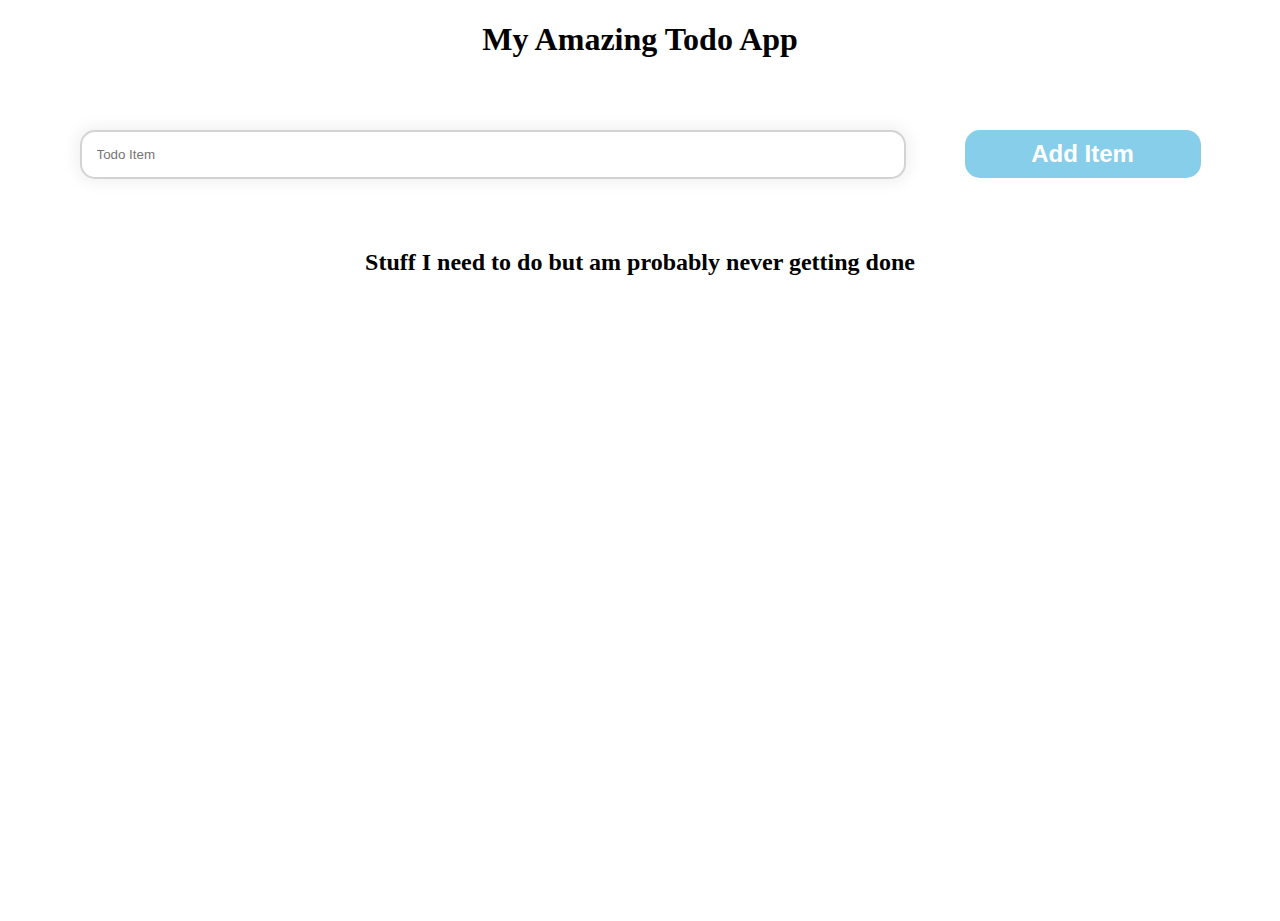
<file: P1-obligatory-todoapp/index.html>
<!DOCTYPE html>
<html lang="en">
<head>
    <meta charset="UTF-8">
    <meta http-equiv="X-UA-Compatible" content="IE=edge">
    <meta name="viewport" content="width=device-width, initial-scale=1.0">
    <link rel="stylesheet" href="style.css">
    <title>Amazing todo list</title>
</head>
<body>
    <h1>My Amazing Todo App</h1>
    <form id="ourForm">
        <input 
        class='inputthing' 
        id='ourField' 
        type="text" 
        autocomplete="off" 
        placeholder="Todo Item">
        <button id='add' class='btn'>Add Item</button>
    </form>
    <h2>Stuff I need to do but am probably never getting done </h2>
    <ul id='todolist'>

    </ul>


    <script src="script.js"></script>    
</body>

</html>
</file>
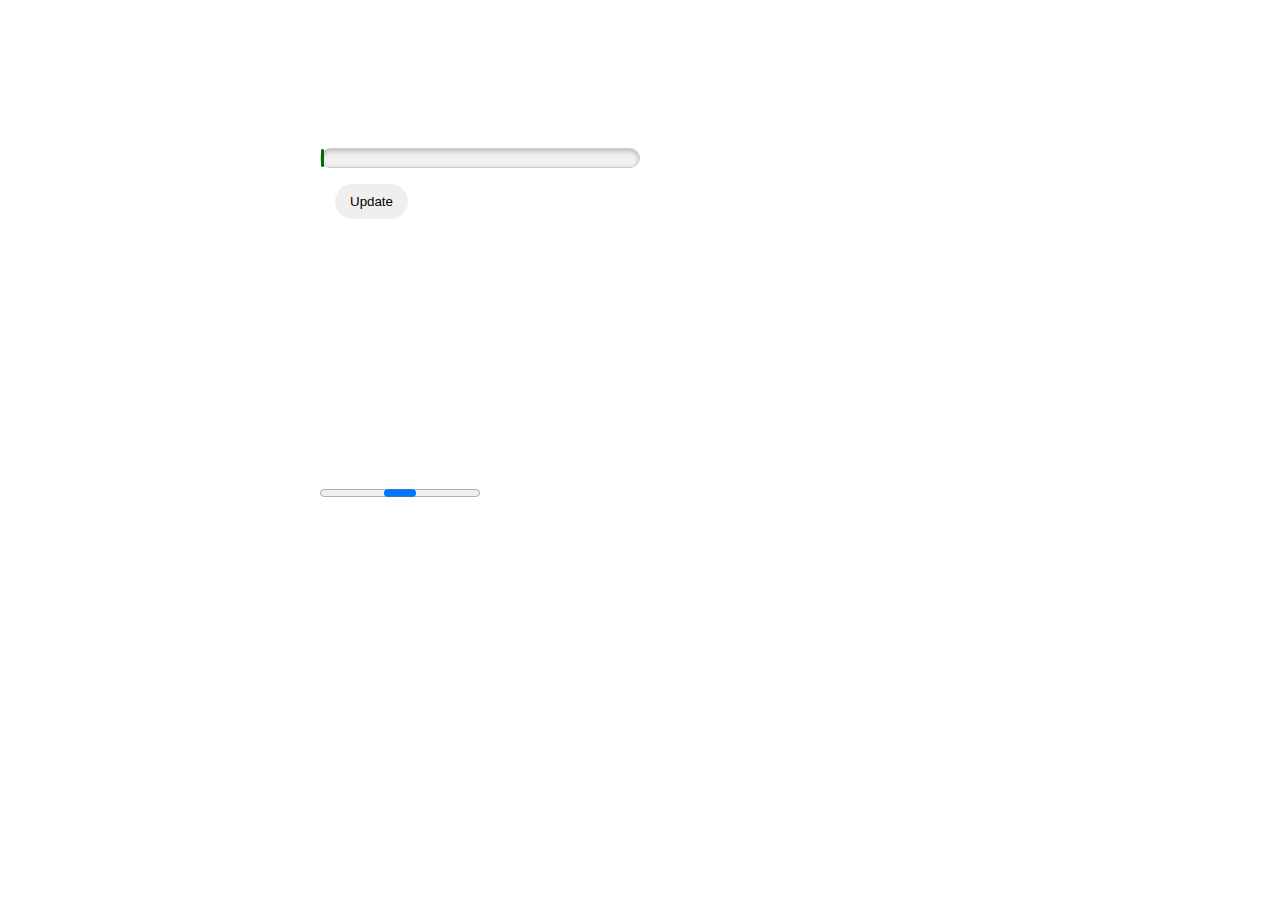
<file: P10-progress-bars/index.html>
<!DOCTYPE html>
<html lang="en">
  <head>
    <meta charset="UTF-8" />
    <meta http-equiv="X-UA-Compatible" content="IE=edge" />
    <meta name="viewport" content="width=device-width, initial-scale=1.0" />
    <link rel="stylesheet" href="style.css" />
    <title>Document</title>
  </head>
  <body>
    <!-- First simple progress bar -->
    <div>
      <progress class="progress-one" max="100" value="1"></progress>
      <br />
      <button class="btn update-progress-one">Update</button>
    </div>

    <!-- Second simple progress bar -->
    <div>
      <progress class="progress-two"></progress>
    </div>
    <script src="script.js"></script>
  </body>
</html>
</file>
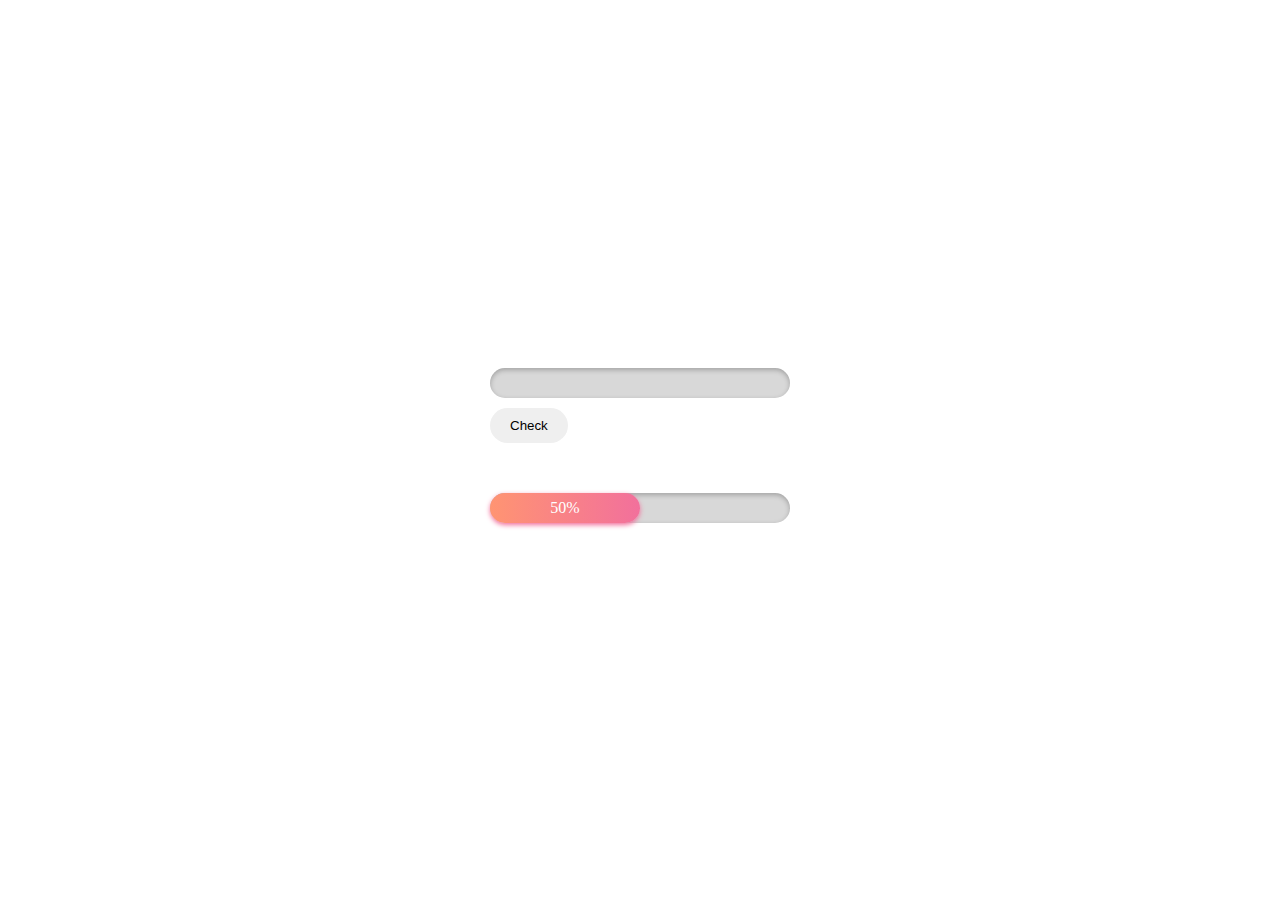
<file: P11-progress-bar-gradientstyle/index.html>
<!DOCTYPE html>
<html lang="en">
  <head>
    <meta charset="UTF-8" />
    <meta http-equiv="X-UA-Compatible" content="IE=edge" />
    <meta name="viewport" content="width=device-width, initial-scale=1.0" />
    <link rel="stylesheet" href="style.css" />
    <title>Progress Bar linear gradient</title>
  </head>
  <body>
    <div class="typeone">
      <div class="progress">
        <div class="progress-done" data-done="100">
          <span class="num1">100%</span>
        </div>
      </div>
      <button class="check">Check</button>
    </div>
    <div class="progress">
      <div class="progress-done2" data-done="50">
        <span class="num2">50%</span>
      </div>
    </div>
    <script src="script.js"></script>
  </body>
</html>
</file>
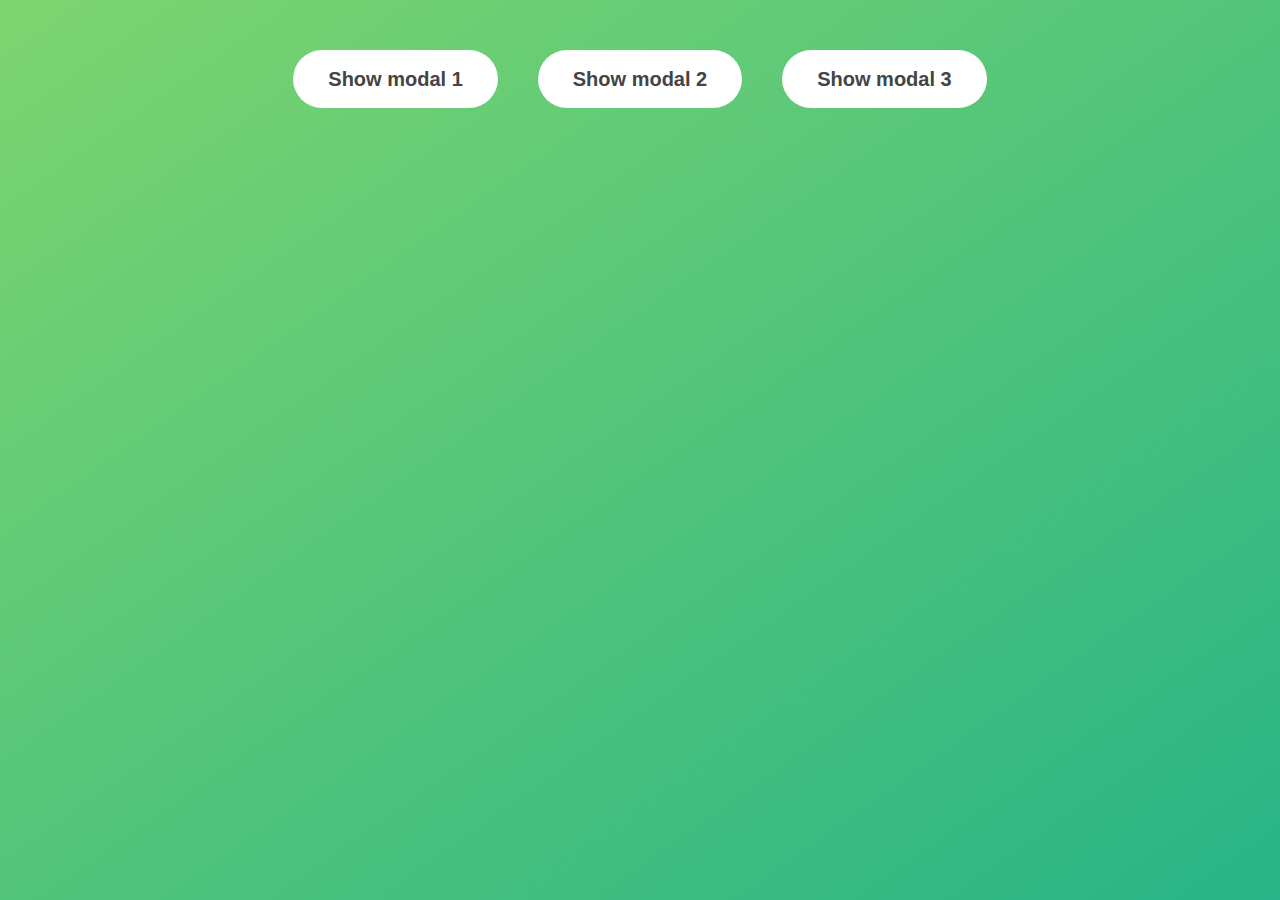
<file: P12-basic-modal-better/index.html>
<!DOCTYPE html>
<html lang="en">
  <head>
    <meta charset="UTF-8" />
    <meta name="viewport" content="width=device-width, initial-scale=1.0" />
    <meta http-equiv="X-UA-Compatible" content="ie=edge" />
    <link rel="stylesheet" href="style.css" />
    <title>Basic Modal styled</title>
  </head>
  <body>
    <button class="show-modal">Show modal 1</button>
    <button class="show-modal">Show modal 2</button>
    <button class="show-modal">Show modal 3</button>

    <div class="modal hidden">
      <button class="close-modal">&times;</button>
      <h1>I'm a modal window 😍</h1>
      <p>
        Lorem ipsum dolor sit amet, consectetur adipisicing elit, sed do eiusmod
        tempor incididunt ut labore et dolore magna aliqua. Ut enim ad minim
        veniam, quis nostrud exercitation ullamco laboris nisi ut aliquip ex ea
        commodo consequat. Duis aute irure dolor in reprehenderit in voluptate
        velit esse cillum dolore eu fugiat nulla pariatur. Excepteur sint
        occaecat cupidatat non proident, sunt in culpa qui officia deserunt
        mollit anim id est laborum.
      </p>
    </div>
    <div class="overlay hidden"></div>

    <script src="script.js"></script>
  </body>
</html>
</file>
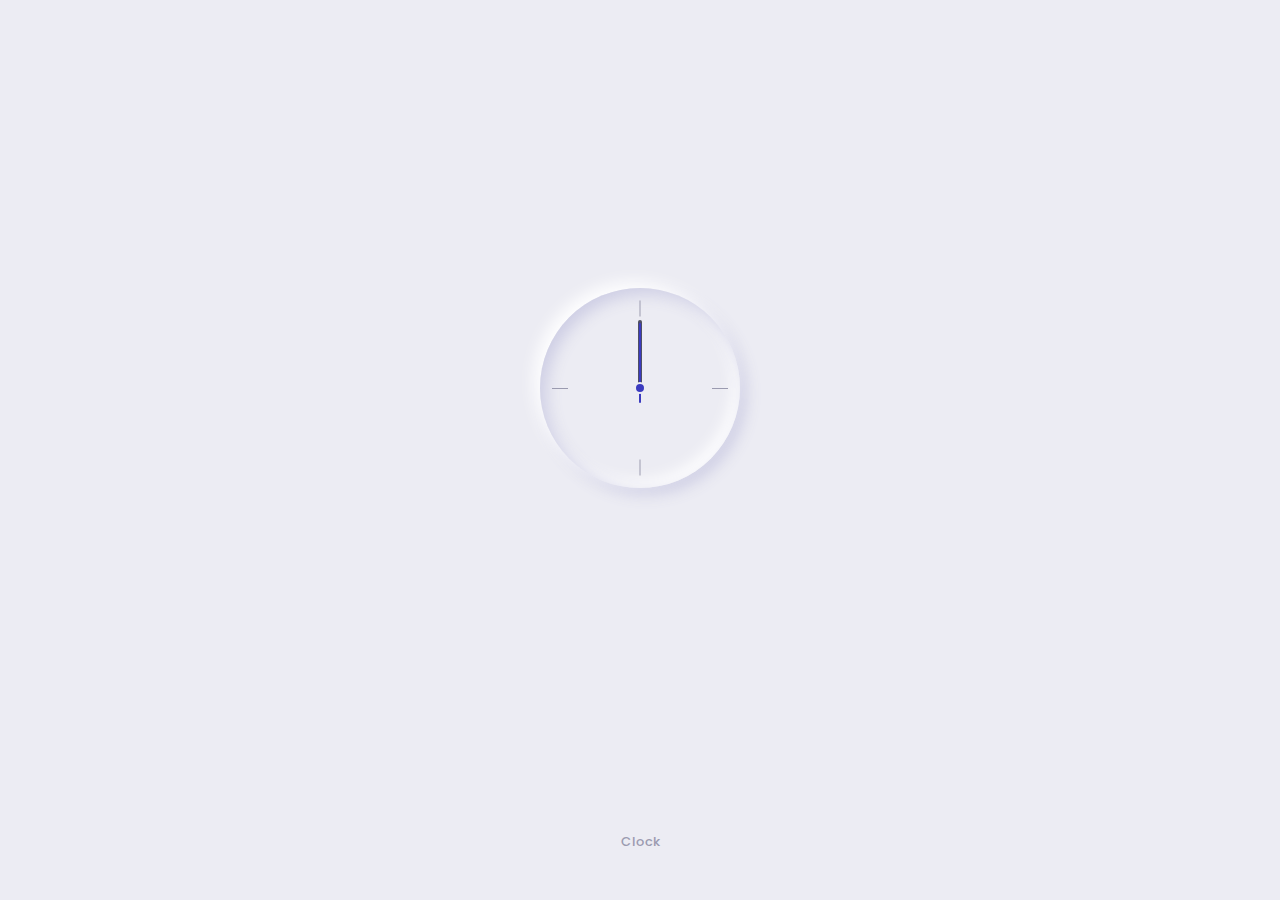
<file: P14-custom-jsclock/index.html>
<!DOCTYPE html>
<html lang="en">
  <head>
    <meta charset="UTF-8" />
    <meta http-equiv="X-UA-Compatible" content="IE=edge" />
    <meta name="viewport" content="width=device-width, initial-scale=1.0" />
    <!--==================== BOXICONS ====================-->
    <link
      href="https://unpkg.com/boxicons@2.0.8/css/boxicons.min.css"
      rel="stylesheet"
    />
    <link rel="stylesheet" href="style.css" />
    <title>Javascript Clock</title>
  </head>
  <body>
    <section class="clock contaner">
      <div class="clock__container grid">
        <div class="clock__content grid">
          <div class="clock__circle">
            <span class="clock__twelve"></span>
            <span class="clock__three"></span>
            <span class="clock__six"></span>
            <span class="clock__nine"></span>

            <div class="clock__rounder"></div>
            <div class="clock__hour" id="clock-hour"></div>
            <div class="clock__minutes" id="clock-minutes"></div>
            <div class="clock__seconds" id="clock-seconds"></div>
          </div>

          <div>
            <div class="clock__text">
              <div class="clock__text-hour" id="text-hour"></div>
              <div class="clock__text-minutes" id="text-minutes"></div>
              <div class="clock__text-ampm" id="text-ampm"></div>
            </div>

            <div class="clock__date">
              <span id="date-day"></span>
              <span id="date-month"></span>
              <span id="date-year"></span>
            </div>
          </div>
        </div>

        <a href="" class="clock__logo">Clock</a>
      </div>
    </section>
    <script src="script.js"></script>
  </body>
</html>
</file>
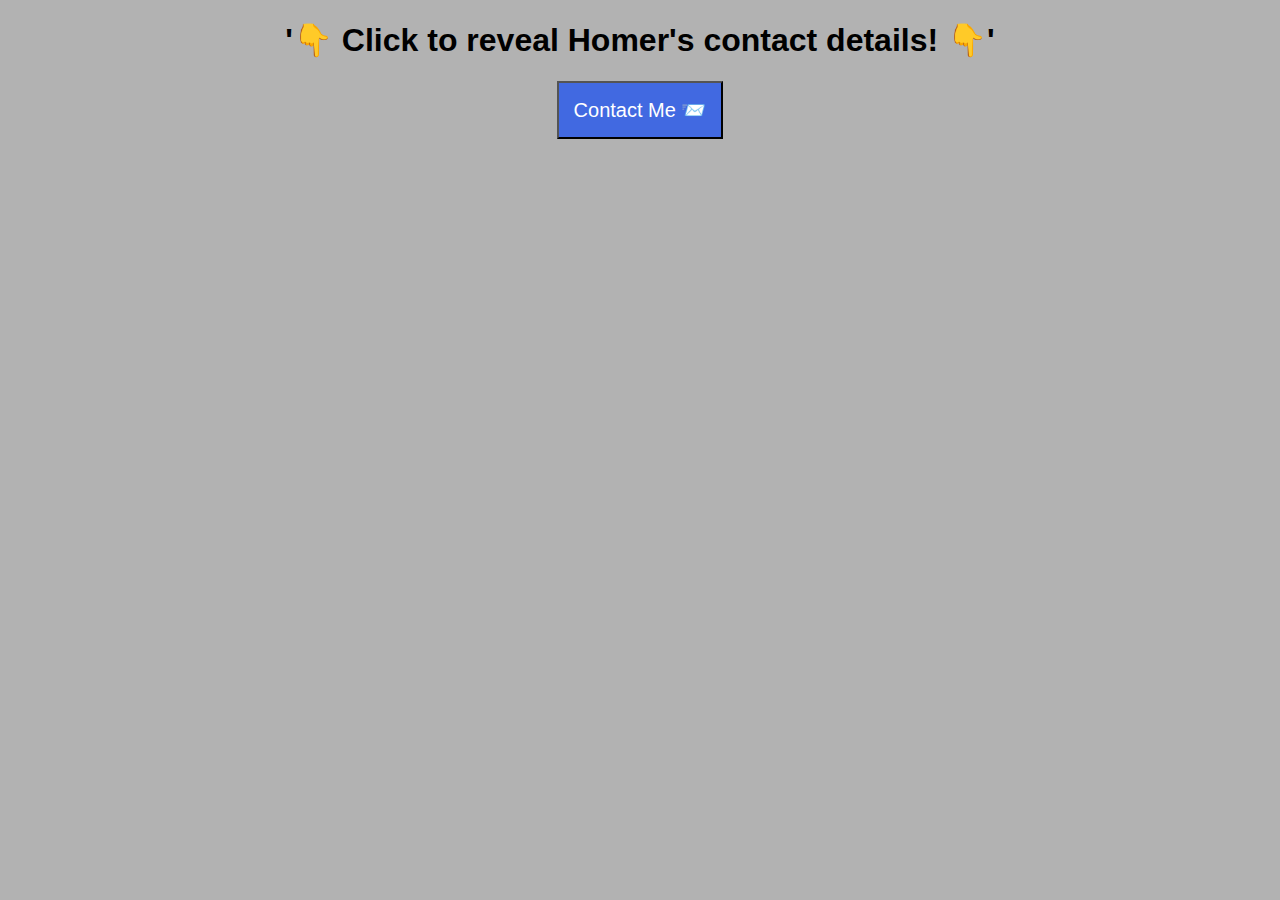
<file: P2-BasicModal/index.html>
<!DOCTYPE html>
<html lang="en">
<head>
    <meta charset="UTF-8">
    <meta http-equiv="X-UA-Compatible" content="IE=edge">
    <meta name="viewport" content="width=device-width, initial-scale=1.0">
    <link rel="stylesheet" href="style.css">
    <title>Document</title>
</head>
<body>
    <div id="overlay">
        <div id='modal'>    
            <h2>Modal Opened</h2>
            <p>Somones address goes in here</p>
            <button id="close-modal">Close Modal</button>

        </div>
        <h1>'👇 Click to reveal Homer's contact details! 👇'</h1>
        <button id="open-modal">Contact Me 📨</button>
    </div>
    <script src="app.js"></script>
</body>
</html>
</file>
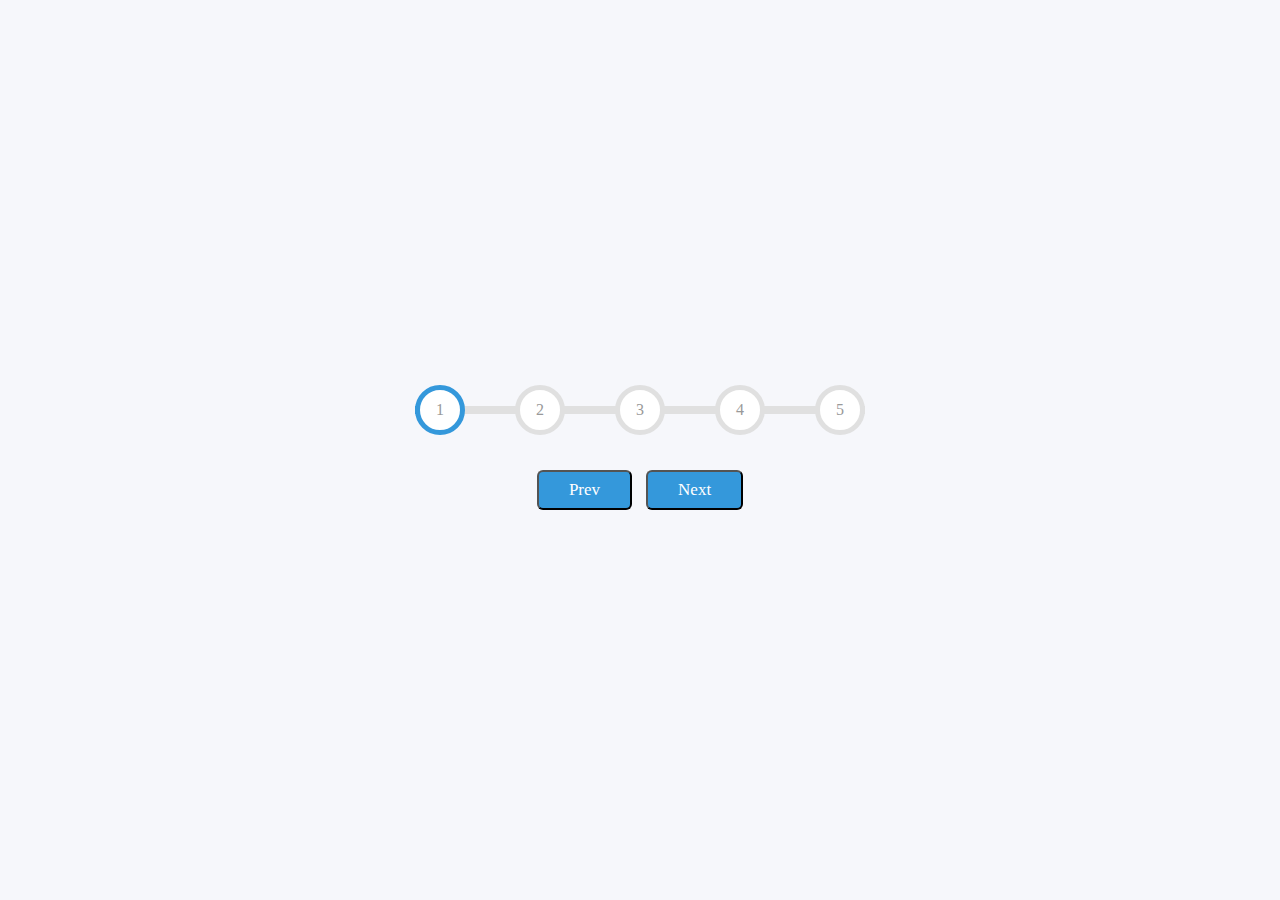
<file: P4-ProgressbarSteps/index.html>
<!DOCTYPE html>
<html lang="en">
<head>
    <meta charset="UTF-8">
    <meta http-equiv="X-UA-Compatible" content="IE=edge">
    <meta name="viewport" content="width=device-width, initial-scale=1.0">
    <link rel="stylesheet" href="style.css">
    <title>Progress Bar Steps</title>
</head>
<body>
    <div class="container">
        <div class="progress-container">
            <div class="progress">

            </div>
            <div class="circle active">1</div>
            <div class="circle">2</div>
            <div class="circle">3</div>
            <div class="circle">4</div>
            <div class="circle">5</div>
        </div>

       <button class="btn" id="prev">Prev</button>
       <button class="btn" id="next">Next</button>

    </div>
    
</body>
<script src="script.js"></script>
</html>
</file>
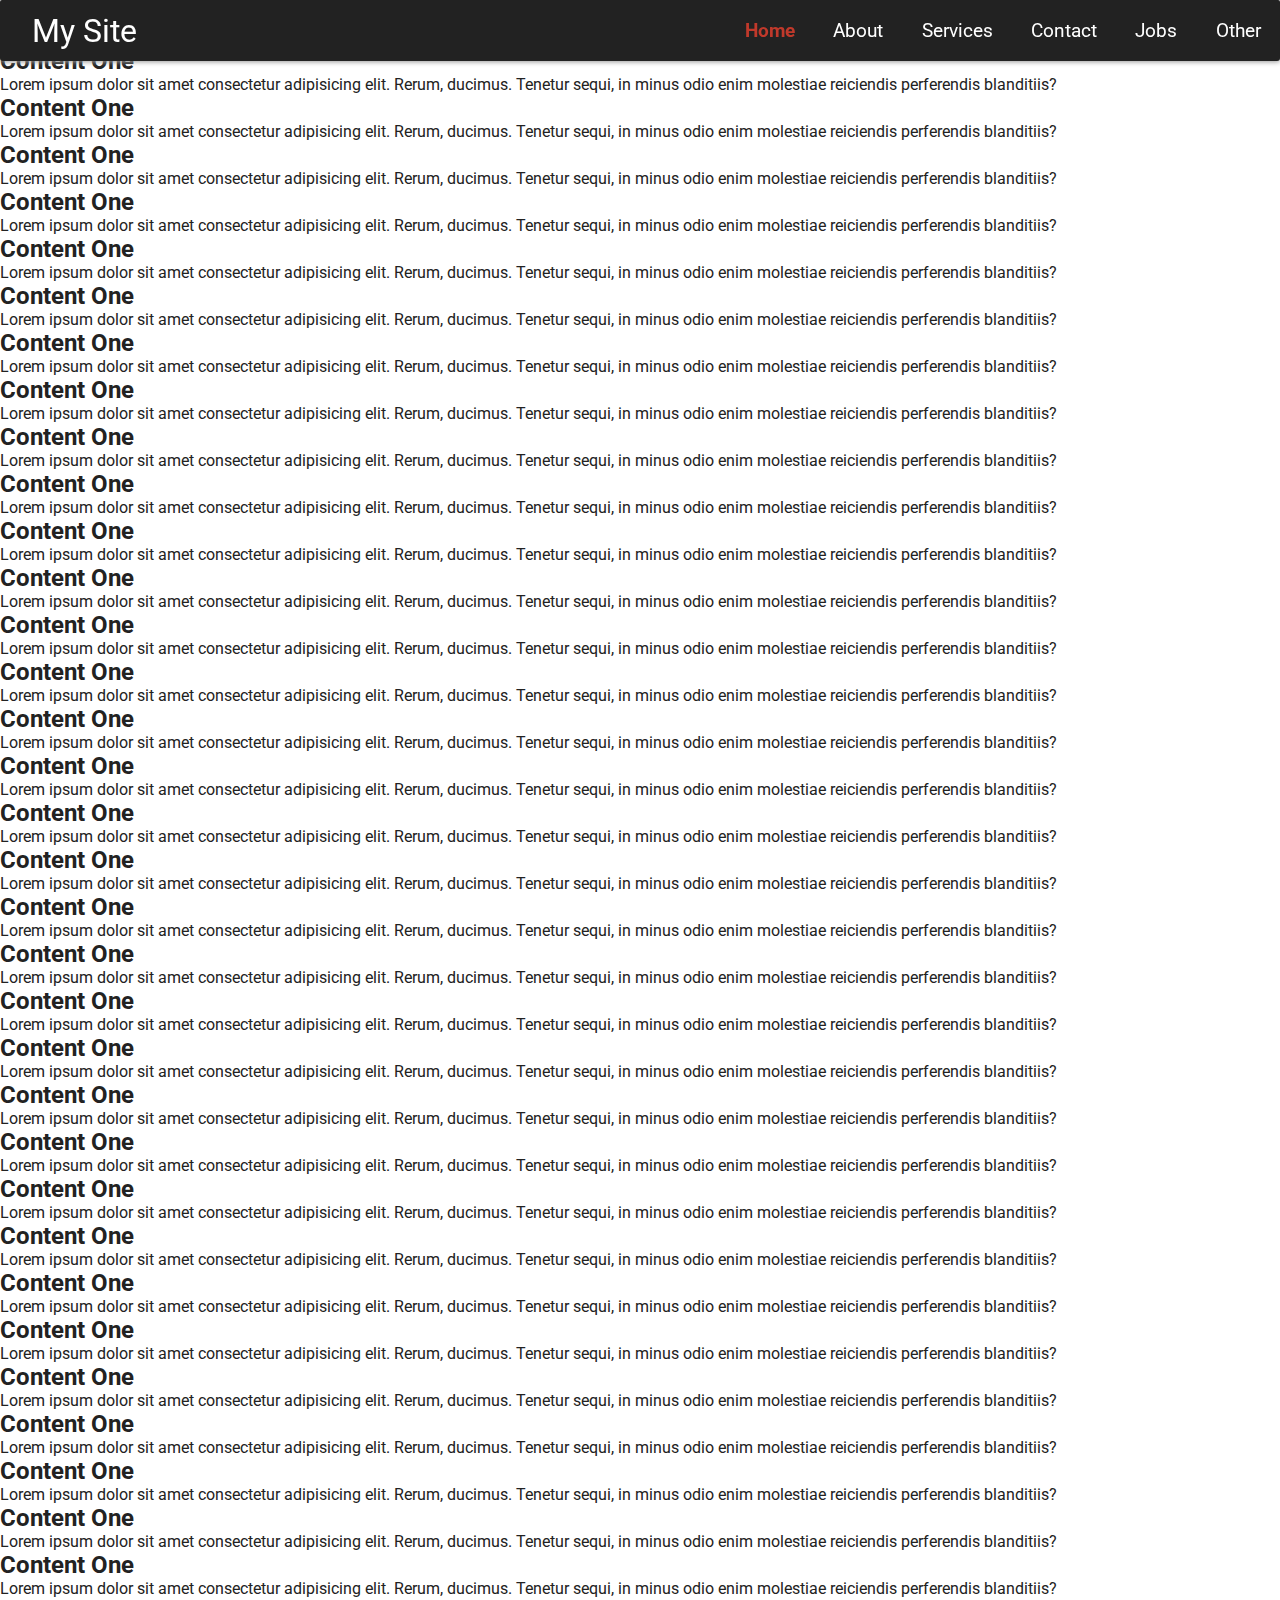
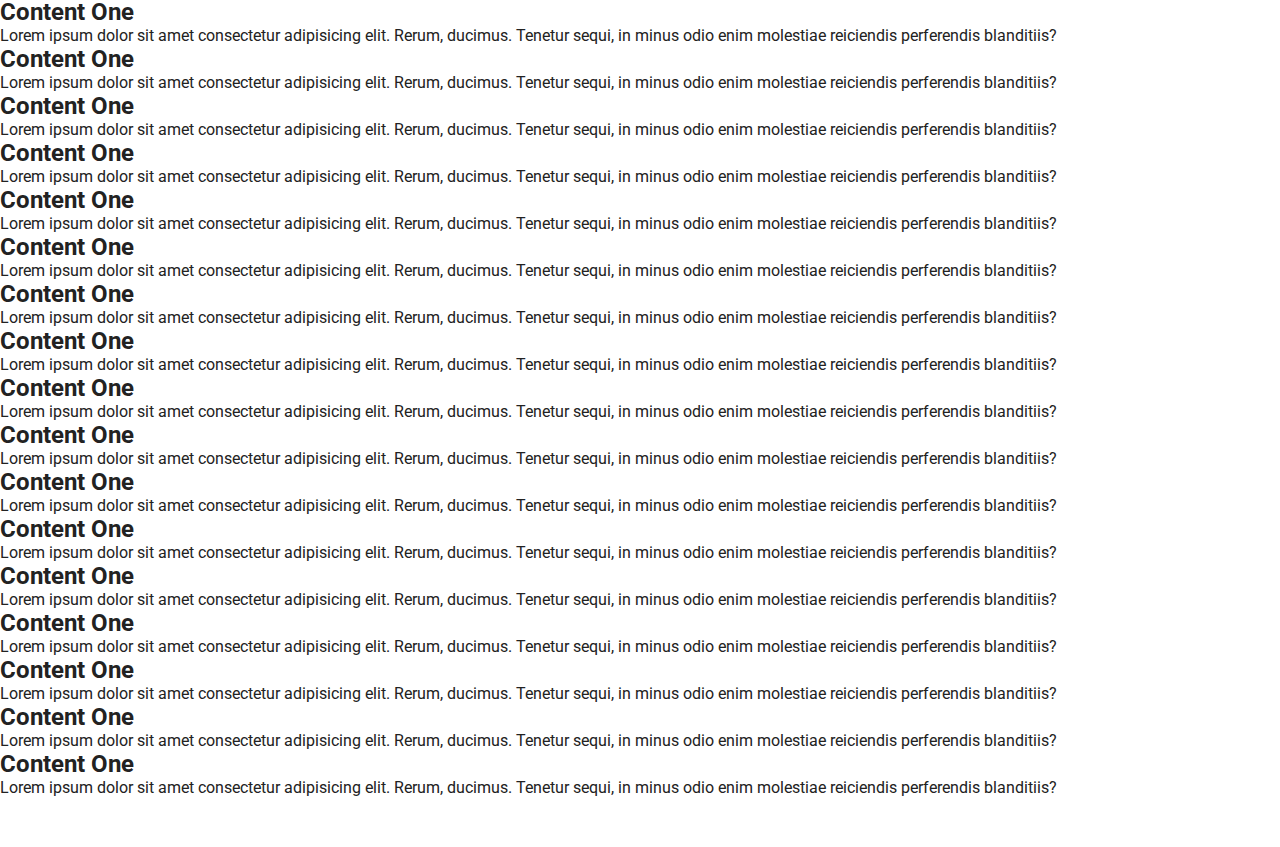
<file: P5-StickyNavbar/index.html>
<!DOCTYPE html>
<html lang="en">
  <head>
    <meta charset="UTF-8" />
    <meta http-equiv="X-UA-Compatible" content="IE=edge" />
    <meta name="viewport" content="width=device-width, initial-scale=1.0" />
    <!--==================== BOXICONS ====================-->
    <link
      href="https://unpkg.com/boxicons@2.0.8/css/boxicons.min.css"
      rel="stylesheet"
    />
    <link rel="stylesheet" href="style.css" />
    <title>Sticky Navbar</title>
  </head>
  <body>
    <nav class="navbar">
      <div class="logo">
        <a href="/index.html">My Site</a>
      </div>
      <a href="#" class="toggle__button"
        ><i class="bx bx-menu toggle__icon"></i
      ></a>
      <div class="navbar__links">
        <ul>
          <li><a href="#" class="active">Home</a></li>
          <li><a href="#">About</a></li>
          <li><a href="#">Services</a></li>
          <li><a href="#">Contact</a></li>
          <li><a href="#">Jobs</a></li>
          <li><a href="#">Other</a></li>
        </ul>
      </div>
    </nav>
    <div>
      <section class="container content">
        <h2>Content One</h2>
        <p>
          Lorem ipsum dolor sit amet consectetur adipisicing elit. Rerum,
          ducimus. Tenetur sequi, in minus odio enim molestiae reiciendis
          perferendis blanditiis?
        </p>
      </section>
    </div>
    <h2>Content One</h2>
    <p>
      Lorem ipsum dolor sit amet consectetur adipisicing elit. Rerum, ducimus.
      Tenetur sequi, in minus odio enim molestiae reiciendis perferendis
      blanditiis?
    </p>
    <h2>Content One</h2>
    <p>
      Lorem ipsum dolor sit amet consectetur adipisicing elit. Rerum, ducimus.
      Tenetur sequi, in minus odio enim molestiae reiciendis perferendis
      blanditiis?
    </p>
    <h2>Content One</h2>
    <p>
      Lorem ipsum dolor sit amet consectetur adipisicing elit. Rerum, ducimus.
      Tenetur sequi, in minus odio enim molestiae reiciendis perferendis
      blanditiis?
    </p>
    <h2>Content One</h2>
    <p>
      Lorem ipsum dolor sit amet consectetur adipisicing elit. Rerum, ducimus.
      Tenetur sequi, in minus odio enim molestiae reiciendis perferendis
      blanditiis?
    </p>
    <h2>Content One</h2>
    <p>
      Lorem ipsum dolor sit amet consectetur adipisicing elit. Rerum, ducimus.
      Tenetur sequi, in minus odio enim molestiae reiciendis perferendis
      blanditiis?
    </p>
    <h2>Content One</h2>
    <p>
      Lorem ipsum dolor sit amet consectetur adipisicing elit. Rerum, ducimus.
      Tenetur sequi, in minus odio enim molestiae reiciendis perferendis
      blanditiis?
    </p>
    <h2>Content One</h2>
    <p>
      Lorem ipsum dolor sit amet consectetur adipisicing elit. Rerum, ducimus.
      Tenetur sequi, in minus odio enim molestiae reiciendis perferendis
      blanditiis?
    </p>
    <h2>Content One</h2>
    <p>
      Lorem ipsum dolor sit amet consectetur adipisicing elit. Rerum, ducimus.
      Tenetur sequi, in minus odio enim molestiae reiciendis perferendis
      blanditiis?
    </p>
    <h2>Content One</h2>
    <p>
      Lorem ipsum dolor sit amet consectetur adipisicing elit. Rerum, ducimus.
      Tenetur sequi, in minus odio enim molestiae reiciendis perferendis
      blanditiis?
    </p>
    <h2>Content One</h2>
    <p>
      Lorem ipsum dolor sit amet consectetur adipisicing elit. Rerum, ducimus.
      Tenetur sequi, in minus odio enim molestiae reiciendis perferendis
      blanditiis?
    </p>
    <h2>Content One</h2>
    <p>
      Lorem ipsum dolor sit amet consectetur adipisicing elit. Rerum, ducimus.
      Tenetur sequi, in minus odio enim molestiae reiciendis perferendis
      blanditiis?
    </p>
    <h2>Content One</h2>
    <p>
      Lorem ipsum dolor sit amet consectetur adipisicing elit. Rerum, ducimus.
      Tenetur sequi, in minus odio enim molestiae reiciendis perferendis
      blanditiis?
    </p>
    <h2>Content One</h2>
    <p>
      Lorem ipsum dolor sit amet consectetur adipisicing elit. Rerum, ducimus.
      Tenetur sequi, in minus odio enim molestiae reiciendis perferendis
      blanditiis?
    </p>
    <h2>Content One</h2>
    <p>
      Lorem ipsum dolor sit amet consectetur adipisicing elit. Rerum, ducimus.
      Tenetur sequi, in minus odio enim molestiae reiciendis perferendis
      blanditiis?
    </p>
    <h2>Content One</h2>
    <p>
      Lorem ipsum dolor sit amet consectetur adipisicing elit. Rerum, ducimus.
      Tenetur sequi, in minus odio enim molestiae reiciendis perferendis
      blanditiis?
    </p>
    <h2>Content One</h2>
    <p>
      Lorem ipsum dolor sit amet consectetur adipisicing elit. Rerum, ducimus.
      Tenetur sequi, in minus odio enim molestiae reiciendis perferendis
      blanditiis?
    </p>
    <h2>Content One</h2>
    <p>
      Lorem ipsum dolor sit amet consectetur adipisicing elit. Rerum, ducimus.
      Tenetur sequi, in minus odio enim molestiae reiciendis perferendis
      blanditiis?
    </p>
    <h2>Content One</h2>
    <p>
      Lorem ipsum dolor sit amet consectetur adipisicing elit. Rerum, ducimus.
      Tenetur sequi, in minus odio enim molestiae reiciendis perferendis
      blanditiis?
    </p>
    <h2>Content One</h2>
    <p>
      Lorem ipsum dolor sit amet consectetur adipisicing elit. Rerum, ducimus.
      Tenetur sequi, in minus odio enim molestiae reiciendis perferendis
      blanditiis?
    </p>
    <h2>Content One</h2>
    <p>
      Lorem ipsum dolor sit amet consectetur adipisicing elit. Rerum, ducimus.
      Tenetur sequi, in minus odio enim molestiae reiciendis perferendis
      blanditiis?
    </p>
    <h2>Content One</h2>
    <p>
      Lorem ipsum dolor sit amet consectetur adipisicing elit. Rerum, ducimus.
      Tenetur sequi, in minus odio enim molestiae reiciendis perferendis
      blanditiis?
    </p>
    <h2>Content One</h2>
    <p>
      Lorem ipsum dolor sit amet consectetur adipisicing elit. Rerum, ducimus.
      Tenetur sequi, in minus odio enim molestiae reiciendis perferendis
      blanditiis?
    </p>
    <h2>Content One</h2>
    <p>
      Lorem ipsum dolor sit amet consectetur adipisicing elit. Rerum, ducimus.
      Tenetur sequi, in minus odio enim molestiae reiciendis perferendis
      blanditiis?
    </p>
    <h2>Content One</h2>
    <p>
      Lorem ipsum dolor sit amet consectetur adipisicing elit. Rerum, ducimus.
      Tenetur sequi, in minus odio enim molestiae reiciendis perferendis
      blanditiis?
    </p>
    <h2>Content One</h2>
    <p>
      Lorem ipsum dolor sit amet consectetur adipisicing elit. Rerum, ducimus.
      Tenetur sequi, in minus odio enim molestiae reiciendis perferendis
      blanditiis?
    </p>
    <h2>Content One</h2>
    <p>
      Lorem ipsum dolor sit amet consectetur adipisicing elit. Rerum, ducimus.
      Tenetur sequi, in minus odio enim molestiae reiciendis perferendis
      blanditiis?
    </p>
    <h2>Content One</h2>
    <p>
      Lorem ipsum dolor sit amet consectetur adipisicing elit. Rerum, ducimus.
      Tenetur sequi, in minus odio enim molestiae reiciendis perferendis
      blanditiis?
    </p>
    <h2>Content One</h2>
    <p>
      Lorem ipsum dolor sit amet consectetur adipisicing elit. Rerum, ducimus.
      Tenetur sequi, in minus odio enim molestiae reiciendis perferendis
      blanditiis?
    </p>
    <h2>Content One</h2>
    <p>
      Lorem ipsum dolor sit amet consectetur adipisicing elit. Rerum, ducimus.
      Tenetur sequi, in minus odio enim molestiae reiciendis perferendis
      blanditiis?
    </p>
    <h2>Content One</h2>
    <p>
      Lorem ipsum dolor sit amet consectetur adipisicing elit. Rerum, ducimus.
      Tenetur sequi, in minus odio enim molestiae reiciendis perferendis
      blanditiis?
    </p>
    <h2>Content One</h2>
    <p>
      Lorem ipsum dolor sit amet consectetur adipisicing elit. Rerum, ducimus.
      Tenetur sequi, in minus odio enim molestiae reiciendis perferendis
      blanditiis?
    </p>
    <h2>Content One</h2>
    <p>
      Lorem ipsum dolor sit amet consectetur adipisicing elit. Rerum, ducimus.
      Tenetur sequi, in minus odio enim molestiae reiciendis perferendis
      blanditiis?
    </p>
    <h2>Content One</h2>
    <p>
      Lorem ipsum dolor sit amet consectetur adipisicing elit. Rerum, ducimus.
      Tenetur sequi, in minus odio enim molestiae reiciendis perferendis
      blanditiis?
    </p>
    <h2>Content One</h2>
    <p>
      Lorem ipsum dolor sit amet consectetur adipisicing elit. Rerum, ducimus.
      Tenetur sequi, in minus odio enim molestiae reiciendis perferendis
      blanditiis?
    </p>
    <h2>Content One</h2>
    <p>
      Lorem ipsum dolor sit amet consectetur adipisicing elit. Rerum, ducimus.
      Tenetur sequi, in minus odio enim molestiae reiciendis perferendis
      blanditiis?
    </p>
    <h2>Content One</h2>
    <p>
      Lorem ipsum dolor sit amet consectetur adipisicing elit. Rerum, ducimus.
      Tenetur sequi, in minus odio enim molestiae reiciendis perferendis
      blanditiis?
    </p>
    <h2>Content One</h2>
    <p>
      Lorem ipsum dolor sit amet consectetur adipisicing elit. Rerum, ducimus.
      Tenetur sequi, in minus odio enim molestiae reiciendis perferendis
      blanditiis?
    </p>
    <h2>Content One</h2>
    <p>
      Lorem ipsum dolor sit amet consectetur adipisicing elit. Rerum, ducimus.
      Tenetur sequi, in minus odio enim molestiae reiciendis perferendis
      blanditiis?
    </p>
    <h2>Content One</h2>
    <p>
      Lorem ipsum dolor sit amet consectetur adipisicing elit. Rerum, ducimus.
      Tenetur sequi, in minus odio enim molestiae reiciendis perferendis
      blanditiis?
    </p>
    <h2>Content One</h2>
    <p>
      Lorem ipsum dolor sit amet consectetur adipisicing elit. Rerum, ducimus.
      Tenetur sequi, in minus odio enim molestiae reiciendis perferendis
      blanditiis?
    </p>
    <h2>Content One</h2>
    <p>
      Lorem ipsum dolor sit amet consectetur adipisicing elit. Rerum, ducimus.
      Tenetur sequi, in minus odio enim molestiae reiciendis perferendis
      blanditiis?
    </p>
    <h2>Content One</h2>
    <p>
      Lorem ipsum dolor sit amet consectetur adipisicing elit. Rerum, ducimus.
      Tenetur sequi, in minus odio enim molestiae reiciendis perferendis
      blanditiis?
    </p>
    <h2>Content One</h2>
    <p>
      Lorem ipsum dolor sit amet consectetur adipisicing elit. Rerum, ducimus.
      Tenetur sequi, in minus odio enim molestiae reiciendis perferendis
      blanditiis?
    </p>
    <h2>Content One</h2>
    <p>
      Lorem ipsum dolor sit amet consectetur adipisicing elit. Rerum, ducimus.
      Tenetur sequi, in minus odio enim molestiae reiciendis perferendis
      blanditiis?
    </p>
    <h2>Content One</h2>
    <p>
      Lorem ipsum dolor sit amet consectetur adipisicing elit. Rerum, ducimus.
      Tenetur sequi, in minus odio enim molestiae reiciendis perferendis
      blanditiis?
    </p>
    <h2>Content One</h2>
    <p>
      Lorem ipsum dolor sit amet consectetur adipisicing elit. Rerum, ducimus.
      Tenetur sequi, in minus odio enim molestiae reiciendis perferendis
      blanditiis?
    </p>
    <h2>Content One</h2>
    <p>
      Lorem ipsum dolor sit amet consectetur adipisicing elit. Rerum, ducimus.
      Tenetur sequi, in minus odio enim molestiae reiciendis perferendis
      blanditiis?
    </p>
    <h2>Content One</h2>
    <p>
      Lorem ipsum dolor sit amet consectetur adipisicing elit. Rerum, ducimus.
      Tenetur sequi, in minus odio enim molestiae reiciendis perferendis
      blanditiis?
    </p>
    <h2>Content One</h2>
    <p>
      Lorem ipsum dolor sit amet consectetur adipisicing elit. Rerum, ducimus.
      Tenetur sequi, in minus odio enim molestiae reiciendis perferendis
      blanditiis?
    </p>
    <h2>Content One</h2>
    <p>
      Lorem ipsum dolor sit amet consectetur adipisicing elit. Rerum, ducimus.
      Tenetur sequi, in minus odio enim molestiae reiciendis perferendis
      blanditiis?
    </p>
    <script src="script.js"></script>
  </body>
</html>
</file>
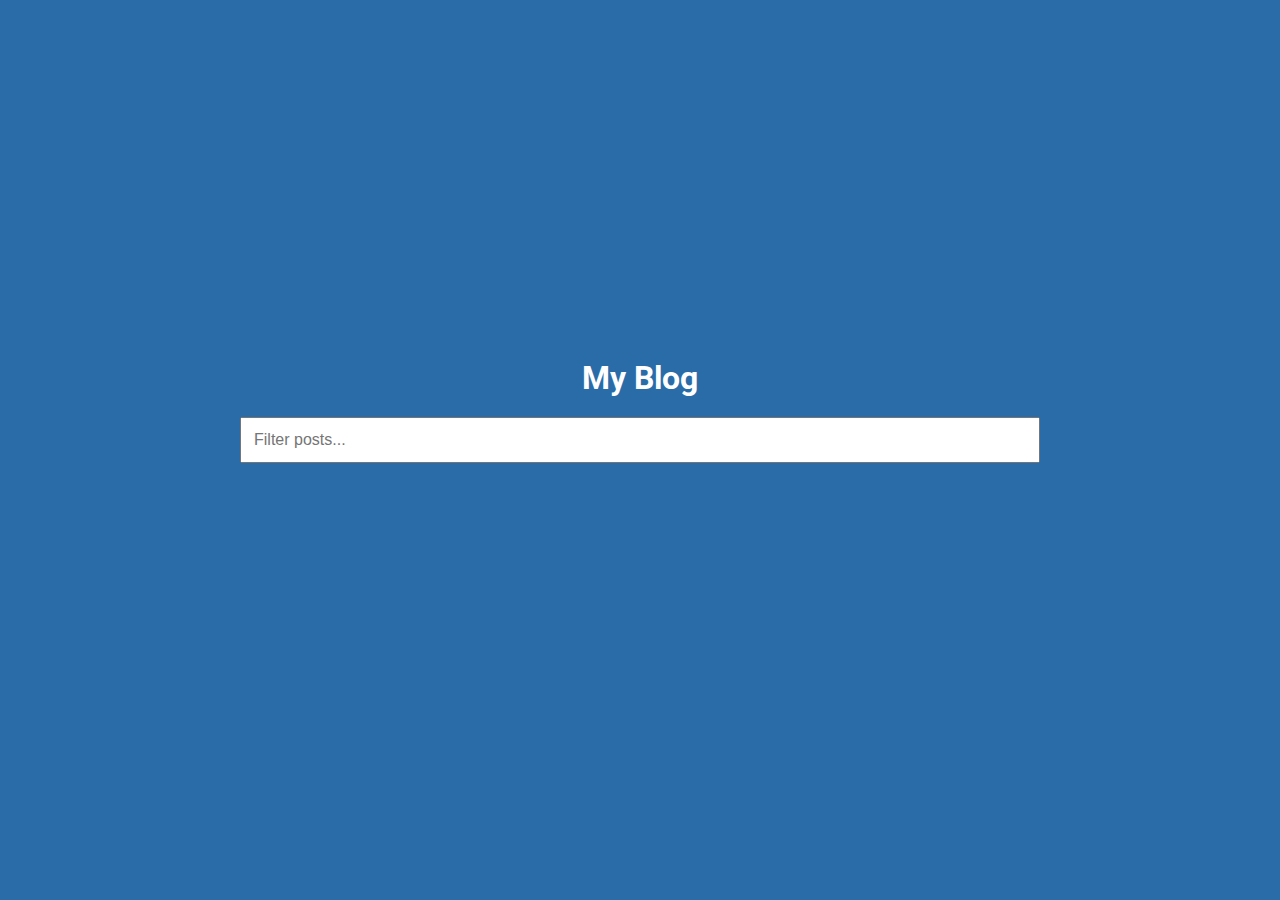
<file: P6-InfiniteScrollPosts/index.html>
<!DOCTYPE html>
<html lang="en">
  <head>
    <meta charset="UTF-8" />
    <meta http-equiv="X-UA-Compatible" content="IE=edge" />
    <meta name="viewport" content="width=device-width, initial-scale=1.0" />
    <link rel="stylesheet" href="style.css" />
    <title>Infinite Scroll Posts</title>
  </head>
  <body>
    <h1>My Blog</h1>

    <div class="filter-container">
      <input
        type="text"
        id="filter"
        class="filter"
        placeholder="Filter posts..."
      />
    </div>

    <div id="posts-container"></div>

    <div class="loader">
      <div class="circle"></div>
      <div class="circle"></div>
      <div class="circle"></div>
    </div>

    <script src="script.js"></script>
  </body>
</html>
</file>
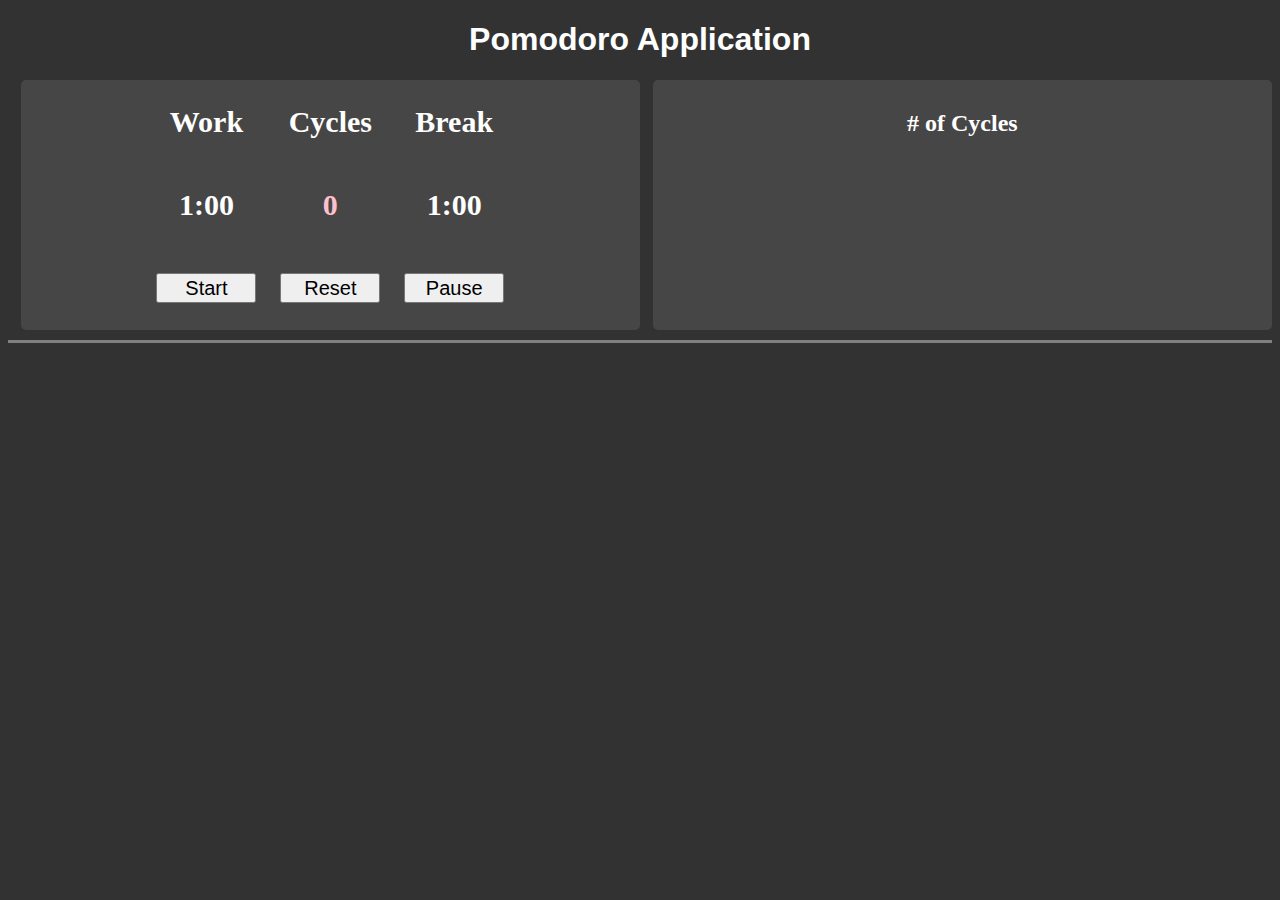
<file: P7-pomodoro-timer/index.html>
<!DOCTYPE html>
<html lang="en">
  <head>
    <meta charset="UTF-8" />
    <meta http-equiv="X-UA-Compatible" content="IE=edge" />
    <meta name="viewport" content="width=device-width, initial-scale=1.0" />
    <link rel="stylesheet" href="style.css" />
    <title>Pomodro timer</title>
  </head>
  <body>
    <h1>Pomodoro Application</h1>
    <div class="middle">
      <div class="middle-left">
        <p id="work" class="label">Work</p>
        <p id="break" class="label">Break</p>
        <p id="cycles" class="label">Cycles</p>
        <!--Work Timer-->
        <div id="work-timer" class="timer">
          <p id="w-minutes">1</p>
          <p class="semicolon">:</p>
          <p id="w-seconds">00</p>
        </div>

        <!--Cycle Counter-->
        <p id="counter" class="timer">0</p>

        <!--Break Timer-->
        <div id="break-timer" class="timer">
          <p id="b-minutes">1</p>
          <p class="semicolon">:</p>
          <p id="b-seconds">00</p>
        </div>
        <!-- buttons -->
        <button id="start" class="btn">Start</button>
        <button id="stop" class="btn">Pause</button>
        <button id="reset" class="btn">Reset</button>
      </div>
      <div class="middle-right">
        <h2># of Cycles</h2>
        <ul class="counter-list"></ul>
      </div>
    </div>
    <script src="script.js"></script>
  </body>
</html>
</file>
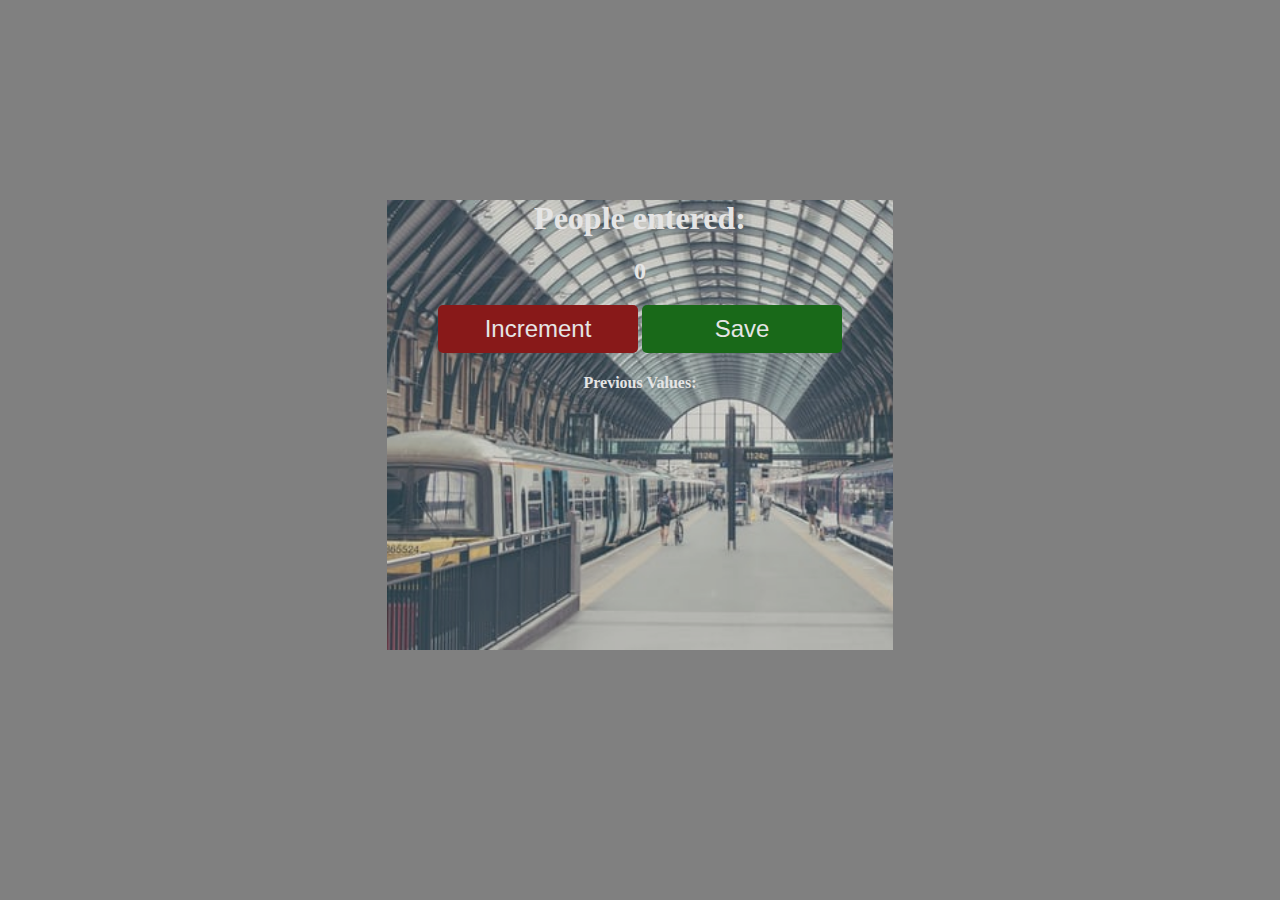
<file: P9-passenger-counter/index.html>
<!DOCTYPE html>
<html lang="en">
  <head>
    <meta charset="UTF-8" />
    <meta http-equiv="X-UA-Compatible" content="IE=edge" />
    <meta name="viewport" content="width=device-width, initial-scale=1.0" />
    <link rel="stylesheet" href="./assets/style.css" />
    <title>Passenger Counter</title>
  </head>
  <body>
    <div class="counter-container">
      <h1>People entered:</h1>
      <h2 id="count-el">0</h2>
      <button id="increment">Increment</button>
      <button id="save">Save</button>
      <p id="previous">Previous Values: <span id="previous"></span></p>
    </div>

    <script src="script.js"></script>
  </body>
</html>
</file>
<file: P1-obligatory-todoapp/style.css>
@import url('https://fonts.googleapis.com/css2?family=Roboto:wght@400;700&display=swap');

* {
    box-sizing: border-box;
}

body {
    font-family: 'Roboto' sans-serif;
    height: 100vh;
    overflow: hidden;
    margin: 0; 
}
h1 {
    text-align: center;
}

#ourForm {
    display: flex;
    flex-wrap: nowrap;
    justify-content: space-around;
    align-items: center;
    padding: 50px;
    
}

.inputthing {
    padding: 15px;
    margin-right: 0;
    width: 70%;
    border: 2px solid lightgray;
    border-radius: 15px;
    box-shadow:0 0 15px 4px rgba(0,0,0,0.06);
 }

.inputthing:focus {
    border: 2px solid lightgray;
    border-radius: 15px;
    box-shadow:0 0 15px 4px rgba(0,0,0,0.06);
}

.btn {
    margin-left: 0;
    width: 20%;
    padding: 10px;
    border: none;
    border-radius: 15px;
    background-color: skyblue;
    color: #fff;
    font-size: 1.5rem;
    font-weight: bold;
}

h2 {
    text-align: center;
}

.btn-red {
    border: none;
    padding: 5px;
    margin: 5px;
    border-radius: 5px;
    background-color: red;
    color: #fff;
}

ul {
    display: flex;
    flex-direction: column;
    flex-wrap: wrap;
    justify-content: space-between;
    align-items: center;
    list-style-type: none;
}

li {
    margin: 5px;
    
}
</file>
<file: P10-progress-bars/style.css>
@import url("https://fonts.googleapis.com/css2?family=Roboto:wght@400;700&display=swap");

* {
  box-sizing: border-box;
  margin: 0;
  padding: 0;
}

body {
  font-family: "Roboto" sans-serif;
  display: flex;
  flex-direction: column;
  align-items: center;
  justify-content: center;
  height: 100vh;
}

div {
  margin: 0 auto;
  margin-bottom: 250px;
  width: 50%;
}

.progress-one {
  -webkit-appearance: none;
  appearance: none;
  -moz-appearance: none;
  width: 50%;
  height: 20px;
  color: #aaa;
  border: 1px solid #ccc;
  border-radius: 20px;
  transition: 5s ease-in;
}

.progress-one::-webkit-progress-bar {
  border-radius: 15px;
  background: #f1f1f1;
  box-shadow: 0 2px 5px rgba(0, 0, 0, 0.25) inset;
}

.progress-one::-webkit-progress-value {
  border-radius: 15px;
  transition: 5s ease-in;
  box-shadow: 0 2px 5px rgba(0, 0, 0, 0.25) inset;
}

.progress-one::-moz-progress-bar {
  border-radius: 15px;
  transition: 5s ease-in;
  box-shadow: 0 2px 5px rgba(0, 0, 0, 0.25) inset;
}

.btn {
  outline: none;
  border: none;
  padding: 10px 15px;
  margin: 15px;
  border-radius: 20px;
}

.btn:hover {
  transform: scale(0.98);
  background-color: lightskyblue;
  color: #fff;
  font-weight: bold;
}
</file>
<file: P11-progress-bar-gradientstyle/style.css>
@import url("https://fonts.googleapis.com/css2?family=Roboto:wght@400;700&display=swap");

* {
  box-sizing: border-box;
}

body {
  font-family: "Roboto" sans-serif;
  display: flex;
  flex-direction: column;
  align-items: center;
  justify-content: center;
  height: 100vh;
  overflow: hidden;
  margin: 0;
}
.typeone {
  margin-bottom: 50px;
}

.progress {
  background-color: #d8d8d8;
  border-radius: 20px;
  height: 30px;
  width: 300px;
  box-shadow: 0 2px 5px rgba(0, 0, 0, 0.25) inset;
  margin-bottom: 10px;
}

.progress-done {
  background: linear-gradient(
    90deg,
    rgba(116, 237, 146, 1),
    rgba(9, 121, 12, 1)
  );
  box-shadow: 0 3px 3px -5px rgba(116, 237, 146, 1),
    0 2px 5px rgba(116, 237, 146, 1);
  border-radius: 20px;
  height: 100%;
  width: 0;
  display: flex;
  align-items: center;
  justify-content: center;
  opacity: 0;
  transition: all 5s ease-in-out;
}

.check {
  outline: none;
  border: none;
  border-radius: 25px;
  padding: 10px 20px;
}

.check:hover {
  background-color: lightskyblue;
  color: #fff;
}

.progress-done2 {
  background: linear-gradient(to left, #f2709c, #ff9472);
  box-shadow: 0 3px 3px -5px #f2709c, 0 2px 5px #f2709c;
  border-radius: 20px;
  height: 100%;
  width: 0;
  display: flex;
  align-items: center;
  justify-content: center;
  opacity: 0;
  transition: all 1s ease;
}

.num1,
.num2 {
  opacity: 0;
  color: #fff;
}
</file>
<file: P12-basic-modal-better/style.css>
* {
  margin: 0;
  padding: 0;
  box-sizing: inherit;
}

html {
  font-size: 62.5%;
  box-sizing: border-box;
}

body {
  font-family: sans-serif;
  color: #333;
  line-height: 1.5;
  height: 100vh;
  position: relative;
  display: flex;
  align-items: flex-start;
  justify-content: center;
  background: linear-gradient(to top left, #28b487, #7dd56f);
}

.show-modal {
  font-size: 2rem;
  font-weight: 600;
  padding: 1.75rem 3.5rem;
  margin: 5rem 2rem;
  border: none;
  background-color: #fff;
  color: #444;
  border-radius: 10rem;
  cursor: pointer;
}

.close-modal {
  position: absolute;
  top: 1.2rem;
  right: 2rem;
  font-size: 5rem;
  color: #333;
  cursor: pointer;
  border: none;
  background: none;
}

h1 {
  font-size: 2.5rem;
  margin-bottom: 2rem;
}

p {
  font-size: 1.8rem;
}

/* -------------------------- */
/* CLASSES TO MAKE MODAL WORK */
.hidden {
  display: none;
}

.modal {
  position: absolute;
  top: 50%;
  left: 50%;
  transform: translate(-50%, -50%);
  width: 70%;

  background-color: white;
  padding: 6rem;
  border-radius: 5px;
  box-shadow: 0 3rem 5rem rgba(0, 0, 0, 0.3);
  z-index: 10;
}

.overlay {
  position: absolute;
  top: 0;
  left: 0;
  width: 100%;
  height: 100%;
  background-color: rgba(0, 0, 0, 0.6);
  backdrop-filter: blur(3px);
  z-index: 5;
}
</file>
<file: P14-custom-jsclock/style.css>
@import url("https://fonts.googleapis.com/css2?family=Poppins:wght@400;500;700&display=swap");

/* Variables */
:root {
  /* Colors */
  --hue-color: 240;
  --main-color: hsl(var(--hue-color), 53%, 49%);
  --title-color: hsl(var(--hue-color), 53%, 15%);
  --text-color: hsl(var(--hue-color), 12%, 35%);
  --text-color-light: hsl(var(--hue-color), 12%, 65%);
  --white-color: #fff;
  --body-color: hsl(var(--hue-color), 24%, 94%);

  /* Fonts */
  --body-font: "Poppins", sans-serif;
  --biggest-font-size: 3rem;
  --small-font-size: 0.813rem;
  --smaller-font-size: 0.75rem;
  --tiny-font-size: 0.625rem;

  --font-medium: 500;

  /* Margins */
  --mb-0-25: 0.25rem;
  --mb-1: 1rem;
  --mb-1-5: 1.5rem;
  --mb-2-5: 2.5rem;

  --z-normal: 1;
  --z-tooltip: 10;
}

* {
  box-sizing: border-box;
  padding: 0;
  margin: 0;
}

body {
  font-family: var(--body-font);
  background-color: var(--body-color);
  color: var(--text-color);

  display: flex;
  flex-direction: column;
  align-items: center;
  justify-content: center;
  height: 100vh;
  overflow: hidden;
  margin: 0;
}

a {
  text-decoration: none;
}

.container {
  max-width: 968px;
  margin-left: var(--mb-1);
  margin-right: var(--mb-1);
}

.grid {
  display: grid;
}

/* Clock Styling */
.clock__container {
  height: 100vh;
  grid-template-rows: 1fr max-content;
}

.clock__circle {
  position: relative;
  width: 200px;
  height: 200px;
  box-shadow: -6px -6px 16px var(--white-color),
    6px 6px 16px hsla(var(--hue-color), 30%, 85%, 1),
    inset 6px 6px 16px hsla(var(--hue-color), 30%, 85%, 1),
    inset -6px -6px 16px var(--white-color);
  border-radius: 50%;
  justify-self: center;
  display: flex;
  justify-content: center;
  align-items: center;
}

.clock__content {
  align-self: center;
  row-gap: 3.5rem;
}

.clock__twelve,
.clock__three,
.clock__six,
.clock__nine {
  position: absolute;
  width: 1rem;
  height: 1px;
  background-color: var(--text-color-light);
}

.clock__twelve,
.clock__six {
  transform: translateX(-50%) rotate(90deg);
}

.clock__twelve {
  top: 1.25rem;
  left: 50%;
}

.clock__three {
  top: 50%;
  right: 0.75rem;
}

.clock__six {
  bottom: 1.25rem;
  left: 50%;
}

.clock__nine {
  left: 0.75rem;
  top: 50%;
}

.clock__rounder {
  width: 0.75rem;
  height: 0.75rem;
  background-color: var(--main-color);
  border-radius: 50%;
  border: 2px solid var(--body-color);
  z-index: var(--z-tooltip);
}

.clock__hour,
.clock__minutes,
.clock__seconds {
  position: absolute;
  display: flex;
  justify-content: center;
}

.clock__hour {
  width: 105px;
  height: 105px;
}

.clock__hour::before {
  content: "";
  position: absolute;
  background-color: var(--text-color);
  width: 0.25rem;
  height: 3rem;
  border-radius: 0.75rem;
  z-index: var(--z-normal);
}

.clock__minutes {
  width: 136px;
  height: 136px;
}

.clock__minutes::before {
  content: "";
  position: absolute;
  background-color: var(--text-color);
  width: 0.25rem;
  height: 4rem;
  border-radius: 0.75rem;
  z-index: var(--z-normal);
}

.clock__seconds {
  width: 130px;
  height: 130px;
}

.clock__seconds::before {
  content: "";
  position: absolute;
  background-color: var(--main-color);
  width: 0.125rem;
  height: 5rem;
  border-radius: 0.75rem;
  z-index: var(--z-normal);
}

.clock__logo {
  width: max-content;
  justify-self: center;
  margin-bottom: var(--mb-2-5);
  font-size: var(--smaller-font-size);
  font-weight: var(--font-medium);
  color: var(--text-color-light);
  transition: 0.3s;
}

.clock__logo:hover {
  color: var(--first-color);
}

.clock__text {
  display: flex;
  justify-content: center;
}

.clock__text-hour,
.clock__text-minutes {
  font-size: var(--biggest-font-size);
  font-weight: var(--font-medium);
  color: var(--title-color);
}

.clock__text-ampm {
  font-size: var(--tiny-font-size);
  color: var(--title-color);
  font-weight: var(--font-medium);
  margin-left: var(--mb-0-25);
}

.clock__date {
  text-align: center;
  font-size: var(--font-medium);
  font-weight: var(--font-medium);
}

/* Media Queries */
/* for fonts */
@media screen and (min-width: 968px) {
  :root {
    --biggest-font-size: 3.5rem;
    --small-font-size: 0.875rem;
    --smaller-font-size: 0.813rem;
    --tiny-font-size: 0.75rem;
  }
}

/* for differnt view ports */
@media screen and (min-width: 968px) {
  .container {
    margin-left: auto;
    margin-right: auto;
  }

  .clock__logo {
    margin-bottom: 3rem;
  }
}
</file>
<file: P2-BasicModal/style.css>
html, body {
    margin: 0;
    padding: 50px;
    font-family: Arial, Helvetica, sans-serif;
    text-align: center;
}

#open-modal, #close-modal {
    background-color: royalblue;
    color: white;
    padding: 15px;
    font-size: 20px;
    cursor: pointer;
}

#modal {
    display: none;
    background-color: white;
    padding: 20px;
    height: 200px;
    max-width: 750px;
    margin: 0 auto;
    position: relative;
    top: 25%;
}

#overlay {
    /* display: none; */
    width: 100%;
    height: 100%;
    position: absolute;
    top: 0;
    left: 0;
    bottom: 0;
    right: 0;
    background-color: rgba(0, 0, 0, 0.3);
}
</file>
<file: P4-ProgressbarSteps/style.css>
@import url('https://fonts.googleapis.com/css?family=Muli&display=swap');

/*Defining custom properties */
:root {
    --line-border-fill: #3498db;
    --line-border-empty: #e0e0e0;
}
* {
    box-sizing: border-box;
}

body {
    background-color: #f6f7fb;
    font-family: 'Muli' sans-serif;
    display: flex;
    flex-direction: column;
    align-items: center;
    justify-content: center;
    height: 100vh;
    overflow: hidden;
    margin: 0; 
}

.container {
    text-align: center;
}

.progress-container {
    display: flex;
    justify-content: space-between;
    position: relative;
    max-width: 100%;
    width: 450px;
    margin-bottom: 30px; 
}

/* styling for the default grey line behind the blue "progress" line */
.progress-container::before {
    content: '';
    background-color: var(--line-border-empty);
    position: absolute;
    top: 50%;
    left: 0;
    height: 8px;
    width: 100%;
    transform : translateY(-50%);
    z-index: -1;
}
/* Styling for the blue "progress" line */
.progress {
    background-color: var(--line-border-fill);
    position: absolute;
    top: 50%;
    left: 0;
    height: 8px;
    width: 5%;
    transform : translateY(-50%);
    z-index: -1;
    transition: 0.4s ease;
}

.circle {
    background-color:  #fff;
    color: #999;
    border-radius: 50%;
    height: 50px;
    width: 50px;
    display: flex;
    align-items: center;
    justify-content: center;
    border: 5px solid var(--line-border-empty);
    transition: 0.4s ease-in;
}

/*styling the "active" circle which will change based on button clicks */
.circle.active {
    border-color: var(--line-border-fill);
}

.btn {
    background-color: var(--line-border-fill);
    color: #fff;
    border-radius: 6px;
    cursor: pointer;
    font-family: inherit;
    padding: 8px 30px;
    margin: 5px;
    font-size: 17px; 
}
/* when button isd actively clicked we scale down to create an click effect */
.btn:active {
    transform: scale(0.98);
}
/* When button is focused we want the outline to go away */
.btn:focus {
    outline: 0;
}
/* Lastly when button is disabled, we set it to grey and also show "unclickable" */
.btn:disabled {
    background-color: var(--line-border-empty);
    cursor: not-allowed;
}
</file>
<file: P5-StickyNavbar/style.css>
@import url("https://fonts.googleapis.com/css2?family=Roboto:wght@400;700&display=swap");

* {
  box-sizing: border-box;
  margin: 0;
  padding: 0;
}
html {
  font-family: "Roboto", sans-serif;
}

body {
  font-family: "Roboto", sans-serif;
  color: #222;
  padding-bottom: 50px;
}

.container {
  max-width: 1200px;
  margin: 0 auto;
}
.navbar {
  position: fixed;
  background-color: #222;
  top: 0;
  left: 0;
  right: 0;
  display: flex;
  justify-content: space-between;
  align-items: center;
  transition: all 0.3s ease-in-out;
  border-radius: 2px;
  border-bottom-left-radius: 3px;
  border-bottom-right-radius: 3px;
  box-shadow: 0px 1px 5px #999;
  z-index: 9999;
}

.logo {
  font-size: 2rem;
}

.logo a {
  color: #fff;
  text-decoration: none;
  margin: 1em;
}

.navbar .container {
  display: flex;
  justify-content: space-between;
  align-items: center;
  padding: 10px 0;
}
.navbar ul {
  display: flex;
  margin: 0;
  padding: 0;
}

.navbar__links li {
  list-style: none;
}

.navbar__links li a {
  color: #fff;
  font-size: 1.2rem;
  text-decoration: none;
  padding: 1em;
  display: inline-block;
  transition: all 0.3s ease-in-out;
}
.logo-active a {
  color: #222;
}

.nav-active {
  background-color: #fff;
  color: #222;
  box-shadow: 0 5px 10px rgba(0, 0, 0, 0.3);
}

.nav-active li a {
  color: #222;
}
.nav-active .navbar__links {
  padding: 15px 0;
}

.navbar .active,
.navbar a:hover {
  color: #c0392b;
  font-weight: bold;
}

.toggle__button {
  display: none;
  position: absolute;
  right: 1rem;
  font-size: 2.5rem;
  color: #c0392b;
}

@media screen and (max-width: 650px) {
  .toggle__button {
    display: inline-block;
  }

  .navbar {
    flex-direction: column;
    align-items: flex-start;
  }

  .navbar__links {
    display: none;
    width: 100%;
  }

  .navbar__links ul {
    flex-direction: column;
    width: 100%;
  }

  .navbar__links li {
    text-align: center;
  }

  .navbar__links li a {
    padding: 0.5em;
  }

  .navbar__links.active {
    display: flex;
  }
}
</file>
<file: P6-InfiniteScrollPosts/style.css>
@import url("https://fonts.googleapis.com/css2?family=Roboto:wght@400;700&display=swap");

* {
  box-sizing: border-box;
}

body {
  background-color: #296ca8;
  color: #fff;
  font-family: "Roboto", sans-serif;
  display: flex;
  flex-direction: column;
  align-items: center;
  justify-content: center;
  min-height: 100vh;
  margin: 0;
  padding-bottom: 100px;
}

h1 {
  margin-bottom: 0;
  text-align: center;
}

.filter-container {
  margin-top: 20px;
  width: 80vw;
  max-width: 800px;
}

.filter {
  width: 100%;
  padding: 12px;
  font-size: 16px;
}

.post {
  position: relative;
  background-color: #4992d3;
  box-shadow: 0 2px 4px rgba(0, 0, 0, 0.3);
  border-radius: 3px;
  padding: 20px;
  margin: 40px 0;
  display: flex;
  width: 80vw;
  max-width: 800px;
}

.post .post-title {
  margin: 0;
}

.post .post-body {
  margin: 15px 0 0;
  line-height: 1.3;
}

.post .post-info {
  margin-left: 20px;
}

.post .number {
  position: absolute;
  top: -15px;
  left: -15px;
  font-size: 15px;
  width: 40px;
  height: 40px;
  border-radius: 50%;
  background: #fff;
  color: #296ca8;
  display: flex;
  align-items: center;
  justify-content: center;
  padding: 7px 10px;
}

.loader {
  opacity: 0;
  display: flex;
  position: fixed;
  bottom: 50px;
  transition: opacity 0.3s ease-in;
}

.loader.show {
  opacity: 1;
}

.circle {
  background-color: #fff;
  width: 10px;
  height: 10px;
  border-radius: 50%;
  margin: 5px;
  animation: bounce 0.5s ease-in infinite;
}

.circle:nth-of-type(2) {
  animation-delay: 0.1s;
}

.circle:nth-of-type(3) {
  animation-delay: 0.2s;
}

@keyframes bounce {
  0%,
  100% {
    transform: translateY(0);
  }

  50% {
    transform: translateY(-10px);
  }
}
</file>
<file: P7-pomodoro-timer/style.css>
@import url("https://fonts.googleapis.com/css2?family=Roboto:wght@400;700&display=swap");

* {
  box-sizing: border-box;
}

body {
  background-color: #333232;
  font-family: "Roboto" sans-serif;
  color: #fff;
}

h1 {
  color: white;
  font-family: Arial, Helvetica, sans-serif;
  text-align: center;
}

div.middle {
  display: flex;
  justify-content: space-between;
  margin-top: 10px;
  border-bottom: 3px solid grey;
  padding-bottom: 10px;
}

.middle-left {
  background-color: rgba(255, 255, 255, 0.1);
  /* background-color: #f5e4c3; */
  margin: 0 auto;
  min-height: 250px;
  width: 49%;
  border-radius: 5px;
  display: grid;
  grid-template-columns: repeat(5, 1fr);
  grid-template-rows: repeat(3, 1fr);
}

div.middle-right {
  background-color: rgba(255, 255, 255, 0.1);
  padding: 10px;
  text-align: center;
  min-height: 250px;
  width: 49%;
  border-radius: 5px;
}

/*timers*/
.label {
  align-self: center;
  justify-self: center;

  font-size: 30px;
  font-weight: bold;
}

#work {
  grid-area: 1 / 2 / 1 / 2;
}
#break {
  grid-area: 1 / 4 / 1 / 4;
}
#cycles {
  grid-area: 1 / 3 / 1 / 3;
}

.timer {
  display: flex;
  align-self: center;
  justify-self: center;

  font-size: 30px;
  font-weight: bold;
}

p {
  margin: 0;
  padding: 0;
}

#counter {
  grid-area: 2 / 3 / 2 / 3;
  color: pink;
}

#work-timer {
  grid-area: 2 / 2 / 2 / 2;
}

#break-timer {
  grid-area: 2 / 4 / 2 / 4;
}

/*buttons*/

.btn {
  align-self: center;
  justify-self: center;

  width: 100px;
  height: 30px;

  font-size: 20px;
}

#start {
  grid-area: 3 / 2 / 3 / 2;
}

#reset {
  grid-area: 3 / 3 / 3 / 3;
}

#stop {
  grid-area: 3 / 4 / 3 / 4;
}

.image-item {
  width: 50px;
  height: 50px;
}

.counter-list {
  list-style-type: none;
  margin: 5px;
  padding: 5px;
  display: flex;
  flex-direction: row;
  flex-wrap: wrap;
}

.li-item {
  display: inline;
  margin: 5px;
  padding: 5px;
}

@media (min-width: 250px) and (max-width: 649px) {
  /* portrait tablets, portrait iPad, e-readers (Nook/Kindle), landscape 800x480 phones (Android) */
  div.middle {
    display: flex;
    flex-direction: column;
  }
  div.middle-left {
    width: 100%;
    margin-bottom: 10px;
  }

  div.middle-right {
    width: 100%;
  }
}
</file>
<file: P9-passenger-counter/assets/style.css>
@import url("https://fonts.googleapis.com/css2?family=Roboto:wght@400;700&display=swap");

* {
  box-sizing: border-box;
}

body {
  font-family: "Roboto" sans-serif;
  background-color: grey;
  color: #fff;
  font-weight: bold;
}

.counter-container {
  height: 450px;
  width: 40%;
  opacity: 0.8;
  background-image: url("station.jpg");
  background-size: cover;
  font-weight: bold;
  text-align: center;
  margin: 200px auto;
}

button {
  border: none;
  padding-top: 10px;
  padding-bottom: 10px;
  color: white;
  width: 200px;
  margin-bottom: 5px;
  border-radius: 5px;
  font-size: 1.5rem;
}

#increment {
  background: darkred;
}

#increment:hover,
#save:hover {
  transform: scale(0.9);
  font-weight: bold;
}

#save {
  background: darkgreen;
}
</file>
